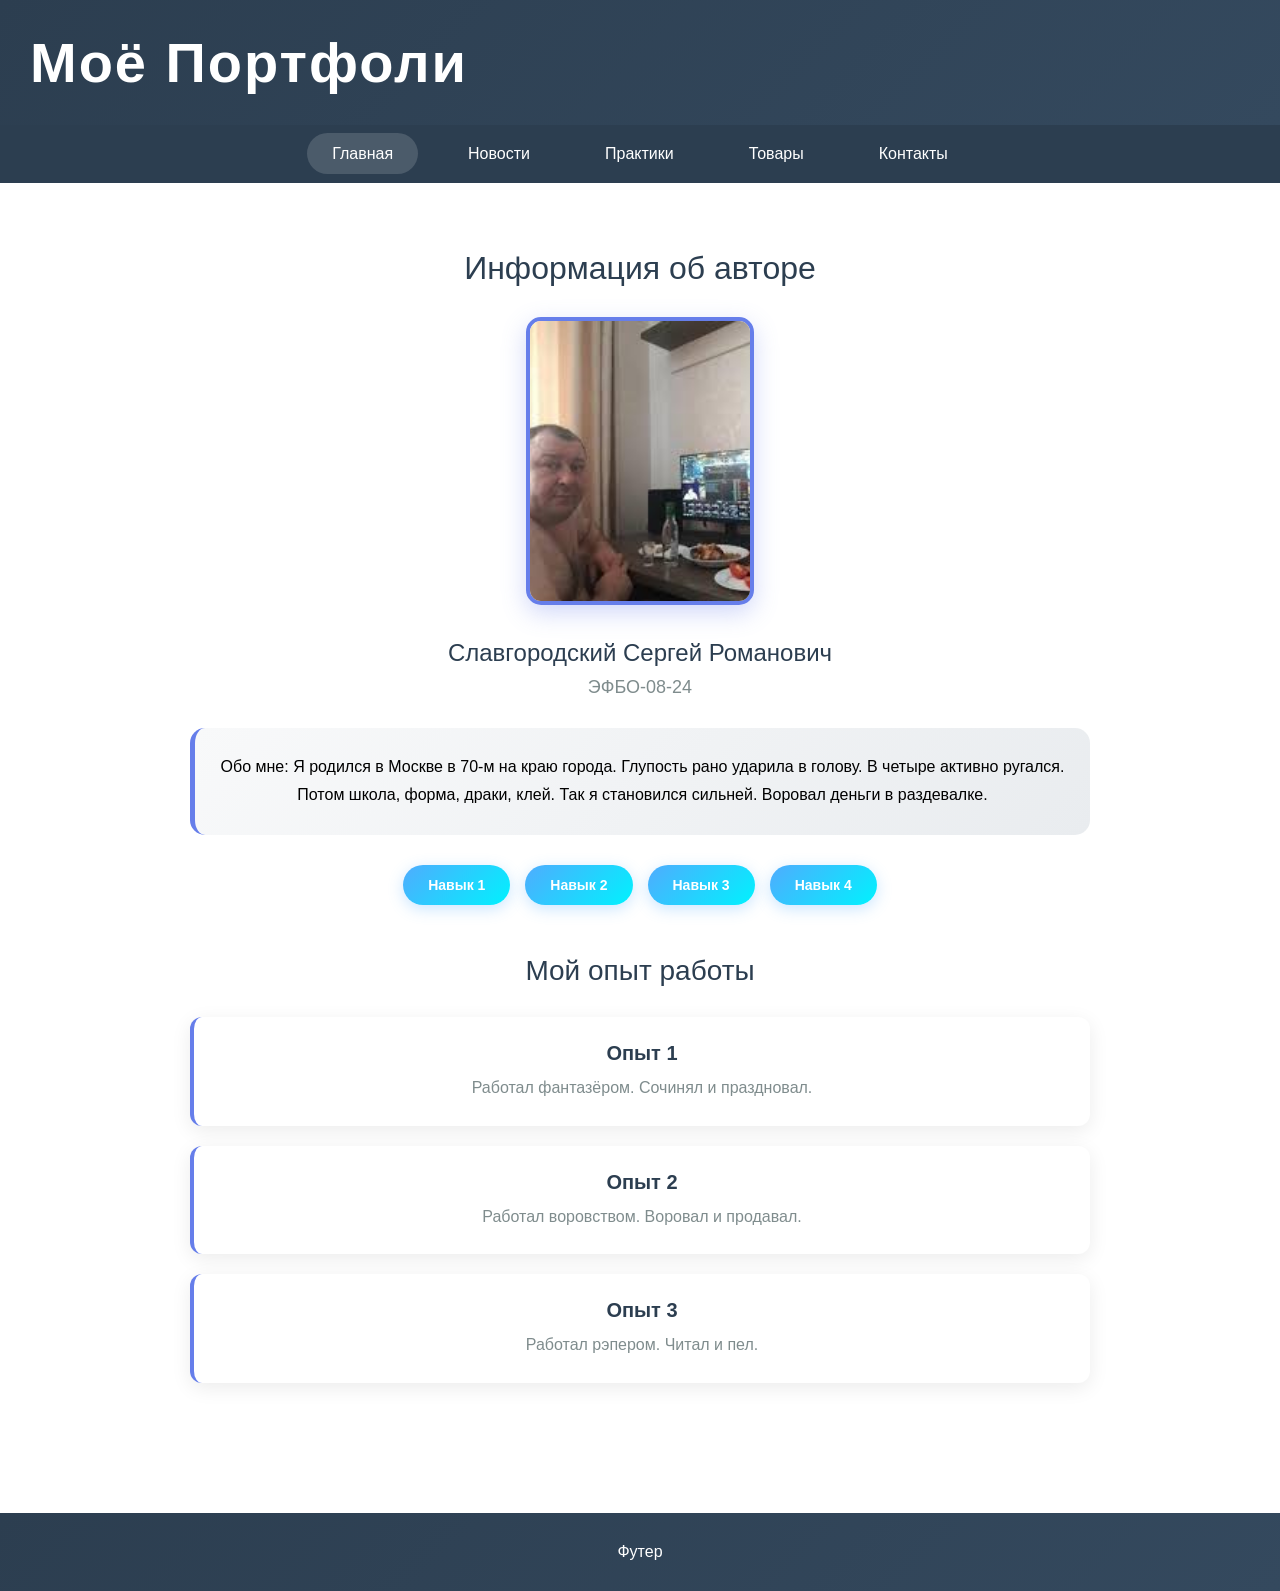
<file: index_v1.html>
<!DOCTYPE html>
<html lang="ru">

<head>
    <meta charset="UTF-8">
    <meta name="viewport" content="width=device-width, initial-scale=1.0">
    <title>Семестровая работа</title>
    <link rel="stylesheet" href="style/style.css">
</head>

<body>
    <div class="page">
        <header class="header">
            <h1 class="header__title">Моё Портфоли</h1>
        </header>
        <nav class="nav">
            <ul class="nav__list">
                <li class="nav__item">
                    <a class="nav__link nav__link--active" href="index_v1.html">Главная</a>
                </li>
                <li class="nav__item">
                    <a class="nav__link" href="pages/news_v1.html">Новости</a>
                </li>
                <li class="nav__item">
                    <a class="nav__link" href="pages/practices_v1.html">Практики</a>
                </li>
                <li class="nav__item">
                    <a class="nav__link" href="pages/goods_v1.html">Товары</a>
                </li>
                <li class="nav__item">
                    <a class="nav__link" href="pages/contacts_v1.html">Контакты</a>
                </li>
            </ul>
        </nav>
        <main class="content">
            <section class="profile">
                <header class="profile__header">
                    <h1 class="profile__title">Информация об авторе</h1>
                    <img class="profile__photo" src="images/photo.jpeg" alt="Фото автора">
                    <h2 class="profile__name">Славгородский Сергей Романович</h2>
                    <p class="profile__group">ЭФБО-08-24</p>
                </header>
                <div class="profile__about">
                    <p class="profile__text">Обо мне: Я родился в Москве в 70-м на краю города. Глупость
                        рано ударила в голову. В четыре активно ругался.
                        Потом школа, форма, драки, клей. Так я становился сильней.
                        Воровал деньги в раздевалке.</p>
                </div>
                <div class="skills">
                    <div class="skills__tag">Навык 1</div>
                    <div class="skills__tag">Навык 2</div>
                    <div class="skills__tag">Навык 3</div>
                    <div class="skills__tag">Навык 4</div>
                </div>
                <section class="experience">
                    <h2 class="experience__title">Мой опыт работы</h2>
                    <div class="experience__card">
                        <h3 class="experience__card-title">Опыт 1</h3>
                        <p class="experience__card-desc">Работал фантазёром. Сочинял и праздновал.</p>
                    </div>
                    <div class="experience__card">
                        <h3 class="experience__card-title">Опыт 2</h3>
                        <p class="experience__card-desc">Работал воровством. Воровал и продавал.</p>
                    </div>
                    <div class="experience__card">
                        <h3 class="experience__card-title">Опыт 3</h3>
                        <p class="experience__card-desc">Работал рэпером. Читал и пел.</p>
                    </div>
                </section>
            </section>
        </main>
        <footer class="footer">
            <p class="footer__text">Футер</p>
        </footer>
    </div>
</body>

</html>
</file>
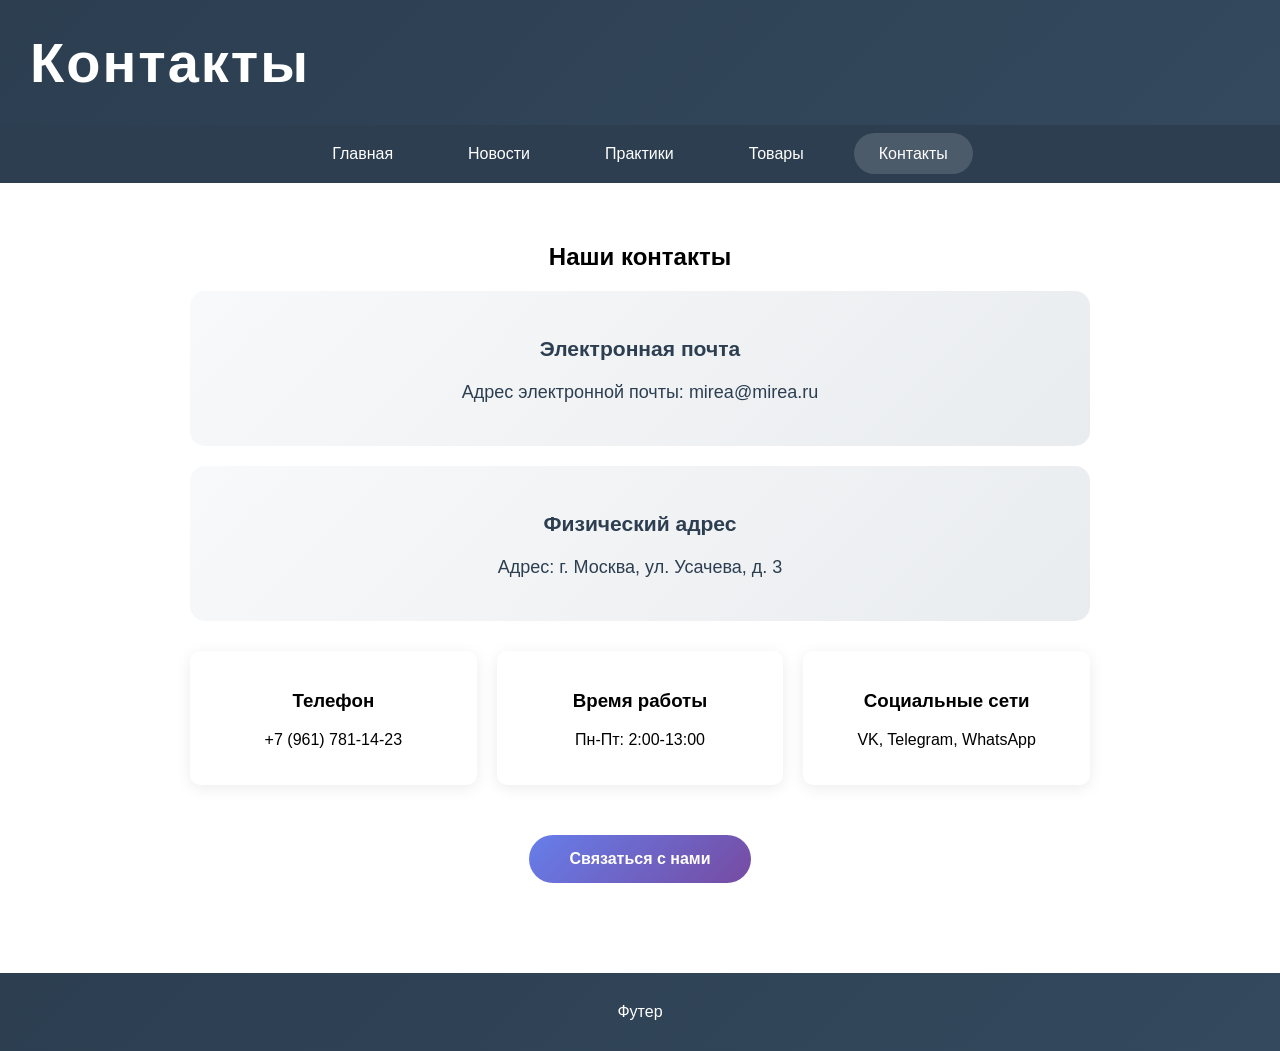
<file: .archive/contacts_v1.html>
<!DOCTYPE html>
<html lang="ru">
<head>
    <meta charset="UTF-8">
    <meta name="viewport" content="width=device-width, initial-scale=1.0">
    <title>Контакты</title>
    <link rel="stylesheet" href="../style/style.css">
</head>
<body>
    <div class="page">
        <header class="header">
            <h1 class="header__title">Контакты</h1>
        </header>

        <nav class="nav">
            <ul class="nav__list">
                <li class="nav__item"><a class="nav__link" href="../index.html">Главная</a></li>
                <li class="nav__item"><a class="nav__link" href="news.html">Новости</a></li>
                <li class="nav__item"><a class="nav__link" href="practices.html">Практики</a></li>
                <li class="nav__item"><a class="nav__link" href="goods.html">Товары</a></li>
                <li class="nav__item"><a class="nav__link nav__link--active" href="contacts.html">Контакты</a></li>
            </ul>
        </nav>

        <main class="content">
            <section class="contacts">
                <h2 class="contacts__title">Наши контакты</h2>
                
                <article class="contacts__info">
                    <h3 class="contacts__info-title">Электронная почта</h3>
                    <p class="contacts__info-text">Адрес электронной почты: mirea@mirea.ru</p>
                </article>
                
                <article class="contacts__info">
                    <h3 class="contacts__info-title">Физический адрес</h3>
                    <p class="contacts__info-text">Адрес: г. Москва, ул. Усачева, д. 3</p>
                </article>

                <div class="contacts__grid">
                    <div class="contacts__item">
                        <h3 class="contacts__item-title">Телефон</h3>
                        <p class="contacts__item-text">+7 (961) 781-14-23</p>
                    </div>
                    <div class="contacts__item">
                        <h3 class="contacts__item-title">Время работы</h3>
                        <p class="contacts__item-text">Пн-Пт: 2:00-13:00</p>
                    </div>
                    <div class="contacts__item">
                        <h3 class="contacts__item-title">Социальные сети</h3>
                        <p class="contacts__item-text">VK, Telegram, WhatsApp</p>
                    </div>
                </div>

                <button class="contacts__button" onclick="document.getElementById('contactModal').showModal()">Связаться с нами</button>
            </section>
        </main>

        <footer class="footer">
            <p class="footer__text">Футер</p>
        </footer>

        <dialog id="contactModal" class="modal">
            <div class="modal__header">
                <h2>Форма обратной связи</h2>
            </div>
            
            <div class="modal__content">
                <form id="feedbackForm" method="dialog">
                    <div class="form__group">
                        <label for="name" class="form__label">Имя <span class="form__required">*</span></label>
                        <input type="text" id="name" name="name" required class="form__input" placeholder="Введите ваше имя">
                    </div>

                    <div class="form__group">
                        <label for="phone" class="form__label">Телефон <span class="form__required">*</span></label>
                        <input type="tel" id="phone" name="phone" required class="form__input" placeholder="+7 (XXX) XXX-XX-XX">
                    </div>

                    <div class="form__group">
                        <label for="email" class="form__label">Электронная почта <span class="form__required">*</span></label>
                        <input type="email" id="email" name="email" required class="form__input" placeholder="example@mail.ru">
                    </div>

                    <div class="form__group">
                        <label for="category" class="form__label">Категория обращения <span class="form__required">*</span></label>
                        <select id="category" name="category" required class="form__select">
                            <option value="" selected>Выберите категорию</option>
                            <option value="technical">Техническая поддержка</option>
                            <option value="commercial">Коммерческое предложение</option>
                            <option value="cooperation">Сотрудничество</option>
                            <option value="complaint">Жалоба</option>
                            <option value="suggestion">Предложение</option>
                            <option value="other">Другое</option>
                        </select>
                    </div>

                    <div class="form__group">
                        <label for="message" class="form__label">Текст обращения <span class="form__required">*</span></label>
                        <textarea id="message" name="message" required class="form__textarea" placeholder="Опишите вашу проблему или вопрос..."></textarea>
                    </div>

                    <div class="modal__actions">
                        <button type="button" class="btn btn--secondary" onclick="document.getElementById('contactModal').close()">Отмена</button>
                        <button type="submit" class="btn btn--primary">Отправить</button>
                    </div>
                </form>
            </div>
        </dialog>
    </div>
</body>
</html>
</file>
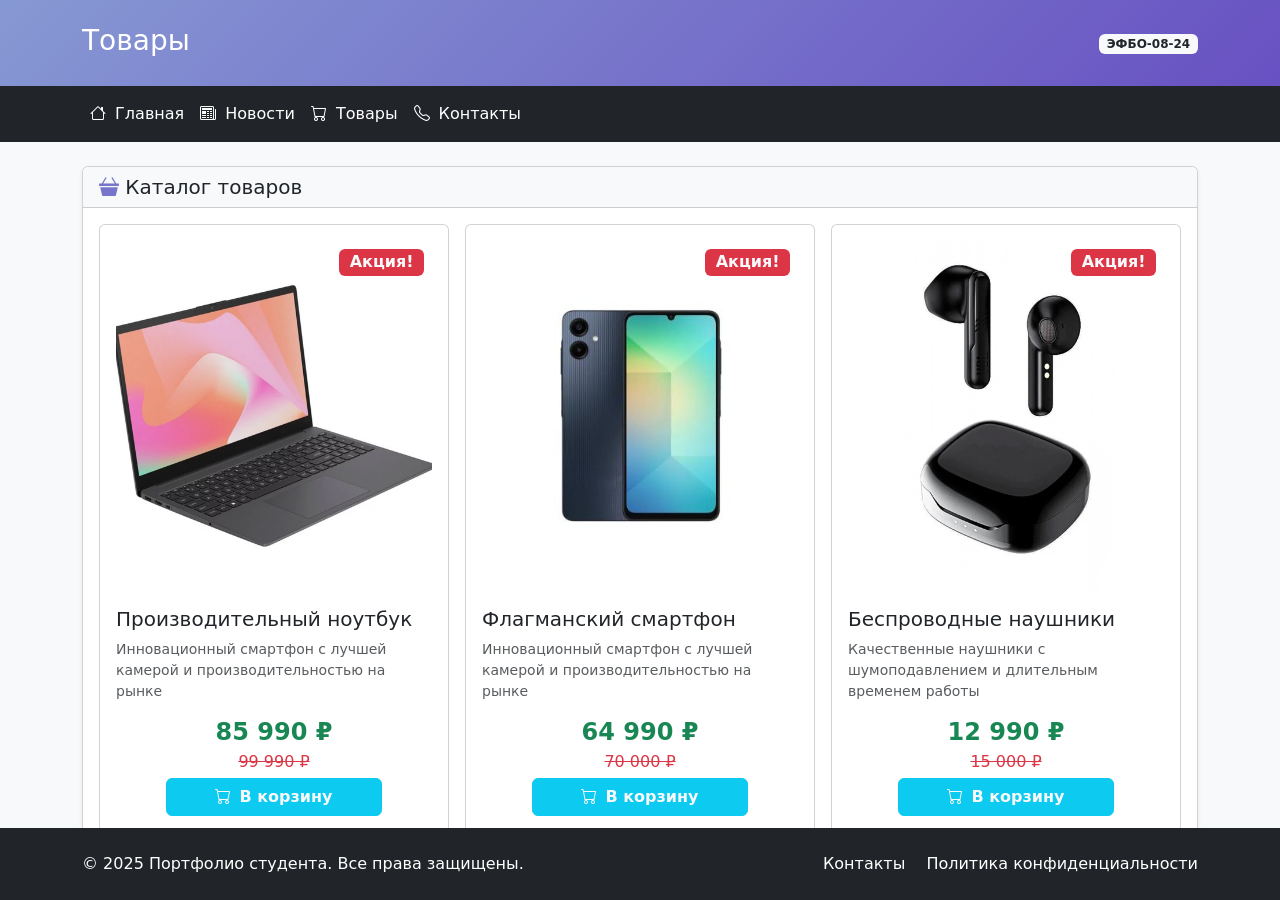
<file: .archive/goods.html>
<!doctype html>
<html lang="en">
  <head>
    <meta charset="utf-8">
    <meta name="viewport" content="width=device-width, initial-scale=1">
    <link rel="stylesheet" href="https://cdn.jsdelivr.net/npm/bootstrap-icons@1.11.1/font/bootstrap-icons.css">
    <link href="https://cdn.jsdelivr.net/npm/bootstrap@5.3.8/dist/css/bootstrap.min.css" rel="stylesheet" integrity="sha384-sRIl4kxILFvY47J16cr9ZwB07vP4J8+LH7qKQnuqkuIAvNWLzeN8tE5YBujZqJLB" crossorigin="anonymous">
    <script src="https://cdn.jsdelivr.net/npm/bootstrap@5.3.8/dist/js/bootstrap.bundle.min.js" integrity="sha384-FKyoEForCGlyvwx9Hj09JcYn3nv7wiPVlz7YYwJrWVcXK/BmnVDxM+D2scQbITxI" crossorigin="anonymous"></script>
    <title>Товары</title>
  </head>
  <body class="bg-light">
    <div class="container-fluid p-0">
      <header class="text-white py-4" style="background: linear-gradient(135deg, #8698d3, #6851c2);">
        <div class="container">
          <div class="row align-items-center">
            <div class="col">
              <h1 class="h3 mb-1">Товары</h1>
            </div>
            <div class="col-auto">
              <span class="badge bg-light text-dark">ЭФБО-08-24</span>
            </div>
          </div>
        </div>
      </header>

      <!-- Navbar Content -->
      <nav class="navbar navbar-expand-lg navbar-dark bg-dark">
        <div class="container">
          <button class="navbar-toggler" type="button" data-bs-toggle="collapse" data-bs-target="#navbarNav">
            <span class="navbar-toggler-icon"></span>
          </button>
          <div class="collapse navbar-collapse" id="navbarNav">
            <ul class="navbar-nav">
              <li class="nav-item">
                <a class="nav-link active" href="../index.html">
                  <i class="bi bi-house me-1"></i>
                  Главная
                </a>
              </li>
              <li class="nav-item">
                <a class="nav-link active" href="news.html">
                  <i class="bi bi-newspaper me-1"></i>
                  Новости
                </a>
              </li>
              <li class="nav-item">
                <a class="nav-link active" href="goods.html">
                  <i class="bi bi-cart me-1"></i>
                  Товары
                </a>
              </li>
              <li class="nav-item">
                <a class="nav-link active" href="contacts.html">
                  <i class="bi bi-telephone me-1"></i>
                  Контакты
                </a>
              </li>
            </ul>
          </div>
        </div>
      </nav>

      <!-- Goods Content -->
      <main class="container my-4">
        
        <!-- Goods Section -->
        <section class="mb-5">
            <div class="card shadow-sm">
                <div class="card-header bg-light">
                    <h3 class="card-title h5 mb-0">
                        <i class="bi bi-basket3-fill" style="color: #7775cb"></i>
                        Каталог товаров
                    </h3>
                </div>
                <div class="card-body">
                    <div class="row g-3">
                        <div class="col-md-4">
                            <div class="card h-100 p-3">
                                <img src="../images/goods1.jpeg" class="card-img" alt="ноутбук" style="height: 350px; object-fit: cover;">
                                <span class="badge bg-danger text-light position-absolute top-0 end-0 m-4 fs-6">Акция!</span>
                                <div class="card-body p-0 pt-3">
                                  <h5 class="card-title">Производительный ноутбук</h5>
                                    <p class="card-text small text-muted">
                                        Инновационный смартфон с лучшей камерой и производительностью на рынке
                                    </p>
                                    <div class="text-center">
                                        <p class="text-success text m-0 h4"><b>85 990 ₽</b></p>
                                        <p class="text-danger text m-1"><s>99 990 ₽</s></p>
                                        <button class="btn btn-info ps-5 pe-5 text-light">
                                            <b><i class="bi bi-cart me-2"></i>В корзину</b>
                                        </button>
                                    </div>
                                </div>
                            </div>
                        </div>
                        <div class="col-md-4">
                            <div class="card h-100 p-3">
                                <img src="../images/goods2.jpeg" class="card-img" alt="ноутбук" style="height: 350px; object-fit: cover;">
                                <span class="badge bg-danger text-light  position-absolute top-0 end-0 m-4 fs-6">Акция!</span>
                                <div class="card-body p-0 pt-3">
                                    <h5 class="card-title">Флагманский смартфон</h5>
                                    <p class="card-text small text-muted">
                                        Инновационный смартфон с лучшей камерой и производительностью на рынке
                                    </p>
                                    <div class="text-center">
                                        <p class="text-success text m-0 h4"><b>64 990 ₽</b></p>
                                        <p class="text-danger text m-1"><s>70 000 ₽</s></p>
                                        <button class="btn btn-info ps-5 pe-5 text-light">
                                            <b><i class="bi bi-cart me-2"></i>В корзину</b>
                                        </button>
                                    </div>
                                </div>
                            </div>
                        </div>
                        <div class="col-md-4">
                            <div class="card h-100 p-3">
                                <img src="../images/goods3.jpeg" class="card-img" alt="смартфон" style="height: 350px; object-fit: cover;">
                                <span class="badge bg-danger text-light  position-absolute top-0 end-0 m-4 fs-6">Акция!</span>
                                <div class="card-body p-0 pt-3">
                                    <h5 class="card-title">Беспроводные наушники</h5>
                                    <p class="card-text small text-muted">
                                        Качественные наушники с шумоподавлением и длительным временем работы
                                    </p>
                                    <div class="text-center">
                                        <p class="text-success text m-0 h4"><b>12 990 ₽</b></p>
                                        <p class="text-danger text m-1"><s>15 000 ₽</s></p>
                                        <button class="btn btn-info ps-5 pe-5 text-light">
                                            <b><i class="bi bi-cart me-2"></i>В корзину</b>
                                        </button>
                                    </div>
                                </div>
                            </div>
                        </div>
                    </div>
                </div>
            </div>
        </section>
        </main>

        <!-- Footer -->
        <footer class="bg-dark text-white py-4 mt-5 fixed-bottom">
            <div class="container">
                <div class="row align-items-center">
                    <div class="col-md-6">
                        <p class="mb-0">&copy; 2025 Портфолио студента. Все права защищены.</p>
                    </div>
                    <div class="col-md-6 text-md-end">
                        <a href="pages/contacts.html" class="text-white text-decoration-none me-3">Контакты</a>
                        <a href="#" class="text-white text-decoration-none">Политика конфиденциальности</a>
                    </div>
                </div>
            </div>
        </footer>
    </div>
  </body>
</html>
</file>
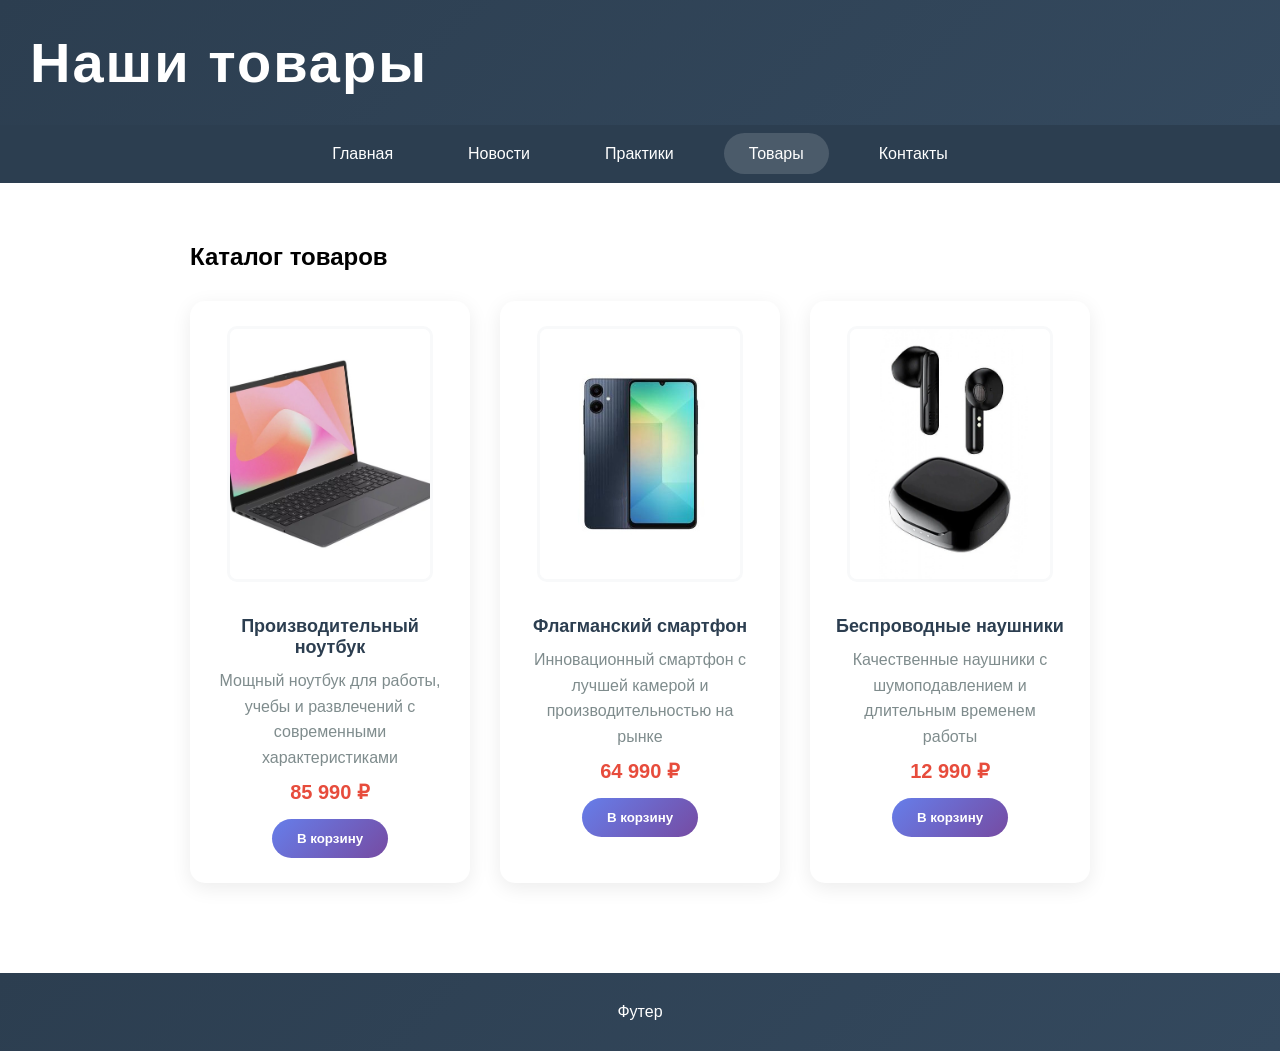
<file: .archive/goods_v1.html>
<!DOCTYPE html>
<html lang="ru">
<head>
    <meta charset="UTF-8">
    <meta name="viewport" content="width=device-width, initial-scale=1.0">
    <title>Товары</title>
    <link rel="stylesheet" href="../style/style.css">
</head>
<body>
    <div class="page">
        <header class="header">
            <h1 class="header__title">Наши товары</h1>
        </header>
        <nav class="nav">
            <ul class="nav__list">
                <li class="nav__item"><a class="nav__link" href="../index_v1.html">Главная</a></li>
                <li class="nav__item"><a class="nav__link" href="news_v1.html">Новости</a></li>
                <li class="nav__item"><a class="nav__link" href="practices_v1.html">Практики</a></li>
                <li class="nav__item"><a class="nav__link nav__link--active" href="goods_v1.html">Товары</a></li>
                <li class="nav__item"><a class="nav__link" href="contacts_v1.html">Контакты</a></li>
            </ul>
        </nav>
        <main class="content">
            <section class="products-section">
                <h2 class="products-section__title">Каталог товаров</h2>
                <div class="products">
                    <article class="products__card">
                        <div class="products__image-container">
                            <img class="products__image" src="../images/goods1.jpeg" alt="Производительный ноутбук">
                        </div>
                        <div class="products__info">
                            <h3 class="products__name">Производительный ноутбук</h3>
                            <p class="products__description">Мощный ноутбук для работы, учебы и развлечений с современными характеристиками</p>
                            <p class="products__price">85 990 ₽</p>
                            <button class="products__button">В корзину</button>
                        </div>
                    </article>
                    
                    <article class="products__card">
                        <div class="products__image-container">
                            <img class="products__image" src="../images/goods2.jpeg" alt="Флагманский смартфон">
                        </div>
                        <div class="products__info">
                            <h3 class="products__name">Флагманский смартфон</h3>
                            <p class="products__description">Инновационный смартфон с лучшей камерой и производительностью на рынке</p>
                            <p class="products__price">64 990 ₽</p>
                            <button class="products__button">В корзину</button>
                        </div>
                    </article>

                    <article class="products__card">
                        <div class="products__image-container">
                            <img class="products__image" src="../images/goods3.jpeg" alt="Беспроводные наушники">
                        </div>
                        <div class="products__info">
                            <h3 class="products__name">Беспроводные наушники</h3>
                            <p class="products__description">Качественные наушники с шумоподавлением и длительным временем работы</p>
                            <p class="products__price">12 990 ₽</p>
                            <button class="products__button">В корзину</button>
                        </div>
                    </article>
                </div>
            </section>
        </main>
        <footer class="footer">
            <p class="footer__text">Футер</p>
        </footer>    
    </div>
</body>
</html>
</file>
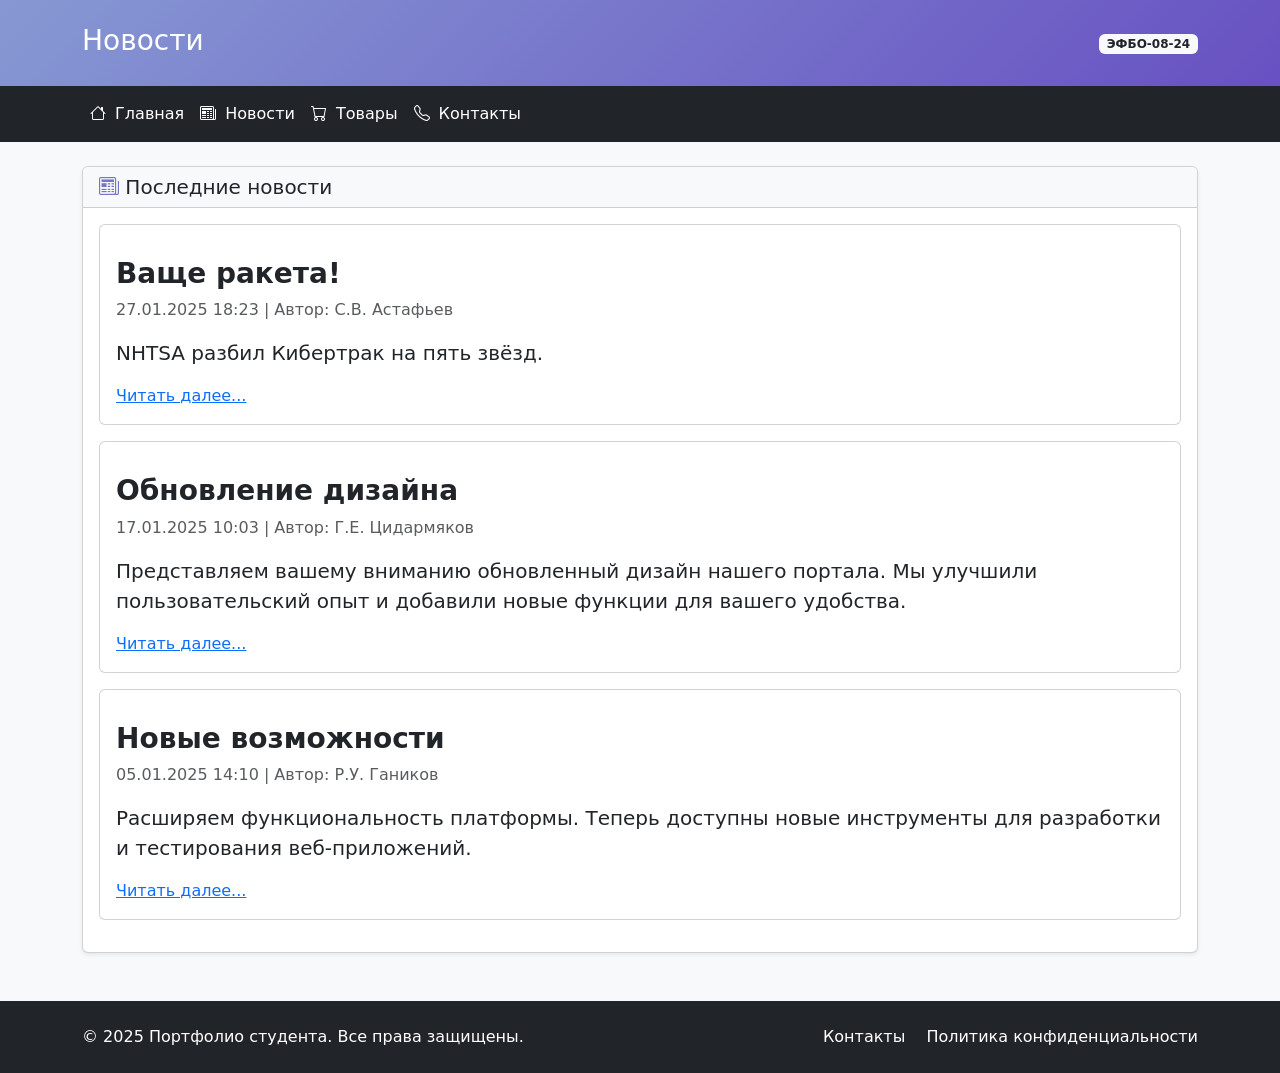
<file: .archive/news.html>
<!doctype html>
<html lang="en">
  <head>
    <meta charset="utf-8">
    <meta name="viewport" content="width=device-width, initial-scale=1">
    <link rel="stylesheet" href="https://cdn.jsdelivr.net/npm/bootstrap-icons@1.11.1/font/bootstrap-icons.css">
    <link href="https://cdn.jsdelivr.net/npm/bootstrap@5.3.8/dist/css/bootstrap.min.css" rel="stylesheet" integrity="sha384-sRIl4kxILFvY47J16cr9ZwB07vP4J8+LH7qKQnuqkuIAvNWLzeN8tE5YBujZqJLB" crossorigin="anonymous">
    <script src="https://cdn.jsdelivr.net/npm/bootstrap@5.3.8/dist/js/bootstrap.bundle.min.js" integrity="sha384-FKyoEForCGlyvwx9Hj09JcYn3nv7wiPVlz7YYwJrWVcXK/BmnVDxM+D2scQbITxI" crossorigin="anonymous"></script>
    <title>Новости</title>
  </head>
  <body class="bg-light">
    <div class="container-fluid p-0">
      <header class="text-white py-4" style="background: linear-gradient(135deg, #8698d3, #6851c2);">
        <div class="container">
          <div class="row align-items-center">
            <div class="col">
              <h1 class="h3 mb-1">Новости</h1>
            </div>
            <div class="col-auto">
              <span class="badge bg-light text-dark">ЭФБО-08-24</span>
            </div>
          </div>
        </div>
      </header>

      <!-- Navbar Content -->
      <nav class="navbar navbar-expand-lg navbar-dark bg-dark">
        <div class="container">
          <button class="navbar-toggler" type="button" data-bs-toggle="collapse" data-bs-target="#navbarNav">
            <span class="navbar-toggler-icon"></span>
          </button>
          <div class="collapse navbar-collapse" id="navbarNav">
            <ul class="navbar-nav">
              <li class="nav-item">
                <a class="nav-link active" href="../index.html">
                  <i class="bi bi-house me-1"></i>
                  Главная
                </a>
              </li>
              <li class="nav-item">
                <a class="nav-link active" href="news.html">
                  <i class="bi bi-newspaper me-1"></i>
                  Новости
                </a>
              </li>
              <li class="nav-item">
                <a class="nav-link active" href="goods.html">
                  <i class="bi bi-cart me-1"></i>
                  Товары
                </a>
              </li>
              <li class="nav-item">
                <a class="nav-link active" href="contacts.html">
                  <i class="bi bi-telephone me-1"></i>
                  Контакты
                </a>
              </li>
            </ul>
          </div>
        </div>
      </nav>

      <!-- Goods Content -->
      <main class="container my-4">
        
        <!-- Goods Section -->
        <section class="mb-5">
            <div class="card shadow-sm">
                <div class="card-header bg-light">
                    <h3 class="card-title h5 mb-0">
                        <i class="bi bi-newspaper" style="color: #7775cb"></i>
                        Последние новости
                    </h3>
                </div>
                <div class="card-body">
                    <div class="col g-3">
                        <div class="card h-100 p-3 mb-3">
                            <div class="card-body p-0 pt-3">
                              <h5 class="card-title h3"><b>Ваще ракета!</b></h5>
                                <p class="card-text small text-muted fs-6 mb-3">27.01.2025 18:23 | Автор: С.В. Астафьев</p>
                                <p class="card-text fs-5">NHTSA разбил Кибертрак на пять звёзд.</p>
                                <a href="">Читать далее...</a>
                            </div>
                        </div>
                        <div class="card h-100 p-3 mb-3">
                            <div class="card-body p-0 pt-3">
                              <h5 class="card-title h3"><b>Обновление дизайна</b></h5>
                                <p class="card-text small text-muted fs-6 mb-3">17.01.2025 10:03 | Автор: Г.Е. Цидармяков</p>
                                <p class="card-text fs-5">Представляем вашему вниманию обновленный дизайн нашего портала. Мы улучшили пользовательский опыт и добавили новые функции для вашего удобства.</p>
                                <a href="">Читать далее...</a>
                            </div>
                        </div>
                        <div class="card h-100 p-3 mb-3">
                            <div class="card-body p-0 pt-3">
                              <h5 class="card-title h3"><b>Новые возможности</b></h5>
                                <p class="card-text small text-muted fs-6 mb-3">05.01.2025 14:10 | Автор: Р.У. Гаников</p>
                                <p class="card-text fs-5">Расширяем функциональность платформы. Теперь доступны новые инструменты для разработки и тестирования веб-приложений.</p>
                                <a href="">Читать далее...</a>
                            </div>
                        </div>
                        
                   
                        
                    </div>
                </div>
            </div>
        </section>
        </main>

        <!-- Footer -->
        <footer class="bg-dark text-white py-4 mt-5">
            <div class="container">
                <div class="row align-items-center">
                    <div class="col-md-6">
                        <p class="mb-0">&copy; 2025 Портфолио студента. Все права защищены.</p>
                    </div>
                    <div class="col-md-6 text-md-end">
                        <a href="pages/contacts.html" class="text-white text-decoration-none me-3">Контакты</a>
                        <a href="#" class="text-white text-decoration-none">Политика конфиденциальности</a>
                    </div>
                </div>
            </div>
        </footer>
    </div>
  </body>
</html>
</file>
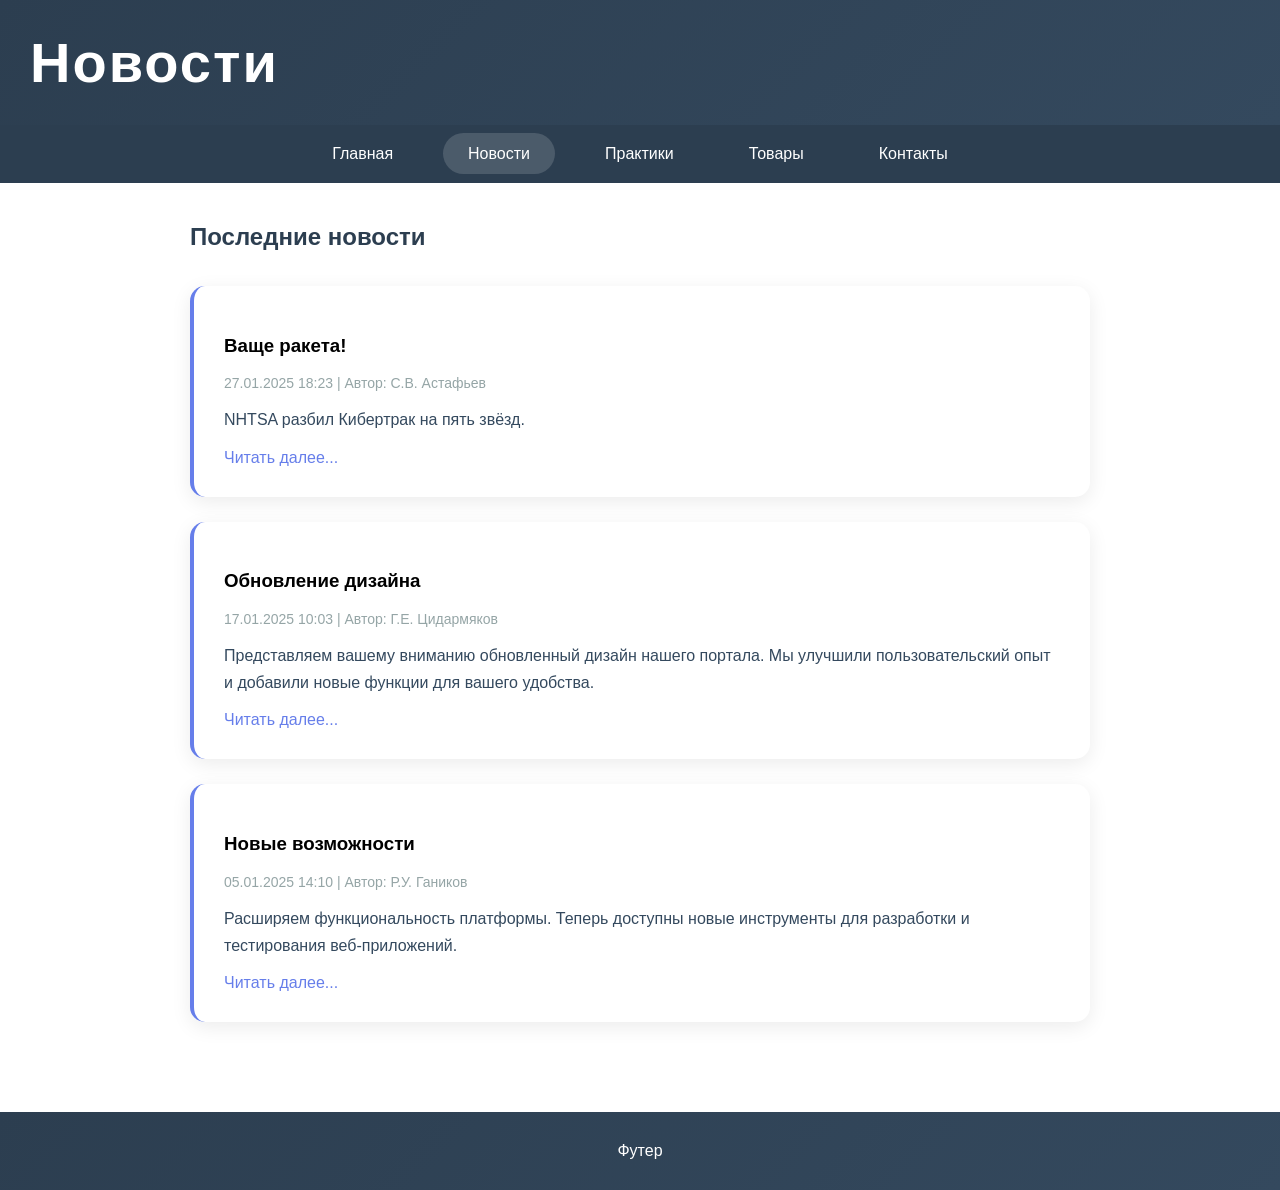
<file: .archive/news_v1.html>
<!DOCTYPE html>
<html lang="ru">
<head>
    <meta charset="UTF-8">
    <meta name="viewport" content="width=device-width, initial-scale=1.0">
    <title>Новости</title>
    <link rel="stylesheet" href="../style/style.css">
</head>
<body>
    <div class="page">
        <header class="header">
            <h1 class="header__title">Новости</h1>
        </header>

        <nav class="nav">
            <ul class="nav__list">
                <li class="nav__item"><a class="nav__link" href="../index_v1.html">Главная</a></li>
                <li class="nav__item"><a class="nav__link nav__link--active" href="news_v1.html">Новости</a></li>
                <li class="nav__item"><a class="nav__link" href="practices_v1.html">Практики</a></li>
                <li class="nav__item"><a class="nav__link" href="goods_v1.html">Товары</a></li>
                <li class="nav__item"><a class="nav__link" href="contacts_v1.html">Контакты</a></li>
            </ul>
        </nav>

        <main class="content">
            <section class="news">
                <h2 class="news__title">Последние новости</h2>
                <article class="news__card">
                    <header class="news__header">
                        <h3 class="news__card-title">Ваще ракета!</h3>
                        <p class="news__meta">27.01.2025 18:23 | Автор: С.В. Астафьев</p>
                    </header>
                    <div class="news__content">
                        <p class="news__text">NHTSA разбил Кибертрак на пять звёзд.</p>
                        <a href="#" class="news__link">Читать далее...</a>
                    </div>
                </article>
                <article class="news__card">
                    <header class="news__header">
                        <h3 class="news__card-title">Обновление дизайна</h3>
                        <p class="news__meta">17.01.2025 10:03 | Автор: Г.Е. Цидармяков</p>
                    </header>
                    <div class="news__content">
                        <p class="news__text">Представляем вашему вниманию обновленный дизайн нашего портала. Мы 
улучшили пользовательский опыт и добавили новые функции для вашего 
удобства.</p>
                        <a href="#" class="news__link">Читать далее...</a>
                    </div>
                </article>
                <article class="news__card">
                    <header class="news__header">
                        <h3 class="news__card-title">Новые возможности</h3>
                        <p class="news__meta">05.01.2025 14:10 | Автор: Р.У. Гаников</p>
                    </header>
                    <div class="news__content">
                        <p class="news__text">Расширяем функциональность платформы. Теперь доступны новые инструменты 
для разработки и тестирования веб-приложений.</p>
                        <a href="#" class="news__link">Читать далее...</a>
                    </div>
                </article>
            </section>
        </main>
        <footer class="footer">
            <p class="footer__text">Футер</p>
        </footer>    
    </div>
</body>
</html>
</file>
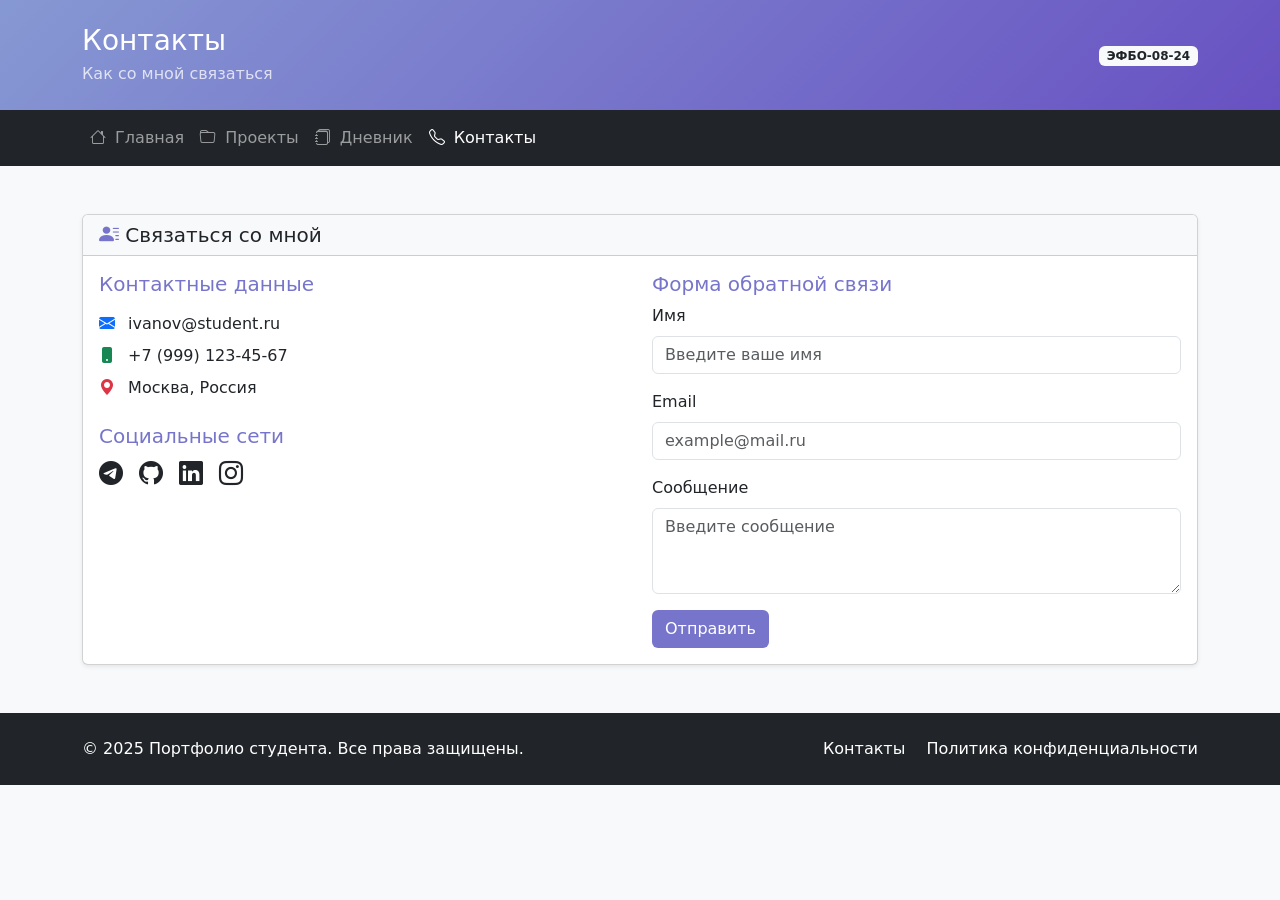
<file: pages/contacts.html>
<!doctype html>
<html lang="ru">
  <head>
    <meta charset="utf-8">
    <meta name="viewport" content="width=device-width, initial-scale=1">
    <link rel="stylesheet" href="https://cdn.jsdelivr.net/npm/bootstrap-icons@1.11.1/font/bootstrap-icons.css">
    <link href="https://cdn.jsdelivr.net/npm/bootstrap@5.3.8/dist/css/bootstrap.min.css" rel="stylesheet">
    <script src="https://cdn.jsdelivr.net/npm/bootstrap@5.3.8/dist/js/bootstrap.bundle.min.js"></script>
    <title>Контакты</title>
  </head>
  <body class="bg-light">
    <div class="container-fluid p-0">
      <!-- Header -->
      <header class="text-white py-4" style="background: linear-gradient(135deg, #8698d3, #6851c2);">
        <div class="container">
          <div class="row align-items-center">
            <div class="col">
              <h1 class="h3 mb-1">Контакты</h1>
              <p class="mb-0 opacity-75">Как со мной связаться</p>
            </div>
            <div class="col-auto">
              <span class="badge bg-light text-dark">ЭФБО-08-24</span>
            </div>
          </div>
        </div>
      </header>

      <!-- Navbar -->
      <nav class="navbar navbar-expand-lg navbar-dark bg-dark">
        <div class="container">
          <button class="navbar-toggler" type="button" data-bs-toggle="collapse" data-bs-target="#navbarNav">
            <span class="navbar-toggler-icon"></span>
          </button>
          <div class="collapse navbar-collapse" id="navbarNav">
            <ul class="navbar-nav">
              <li class="nav-item">
                <a class="nav-link" href="../index.html">
                  <i class="bi bi-house me-1"></i>
                  Главная
                </a>
              </li>
              <li class="nav-item">
                <a class="nav-link" href="projects.html">
                  <i class="bi bi-folder me-1"></i>
                  Проекты
                </a>
              </li>
              <li class="nav-item">
                <a class="nav-link" href="dairy.html">
                  <i class="bi bi-journals me-1"></i>
                  Дневник
                </a>
              </li>
              <li class="nav-item">
                <a class="nav-link active" href="contacts.html">
                  <i class="bi bi-telephone me-1"></i>
                  Контакты
                </a>
              </li>
            </ul>
          </div>
        </div>
      </nav>

      <!-- Main Content -->
      <main class="container my-5">
        <section class="mb-5">
          <div class="card shadow-sm">
            <div class="card-header bg-light">
              <h3 class="card-title h5 mb-0">
                <i class="bi bi-person-lines-fill" style="color: #7775cb"></i>
                Связаться со мной
              </h3>
            </div>
            <div class="card-body">
              <div class="row g-4">
                <!-- Контактная информация -->
                <div class="col-md-6">
                  <h5 style="color: #7775cb">Контактные данные</h5>
                  <ul class="list-unstyled mt-3">
                    <li class="mb-2">
                      <i class="bi bi-envelope-fill me-2 text-primary"></i>
                      <a href="mailto:ivanov@student.ru" class="text-decoration-none text-dark">ivanov@student.ru</a>
                    </li>
                    <li class="mb-2">
                      <i class="bi bi-phone-fill me-2 text-success"></i>
                      <a href="tel:+79991234567" class="text-decoration-none text-dark">+7 (999) 123-45-67</a>
                    </li>
                    <li class="mb-2">
                      <i class="bi bi-geo-alt-fill me-2 text-danger"></i>
                      Москва, Россия
                    </li>
                  </ul>
                  <h5 class="mt-4" style="color: #7775cb">Социальные сети</h5>
                  <div class="d-flex gap-3 mt-2">
                    <a href="#" class="text-dark fs-4"><i class="bi bi-telegram"></i></a>
                    <a href="https://github.com/ceziy01" class="text-dark fs-4"><i class="bi bi-github"></i></a>
                    <a href="#" class="text-dark fs-4"><i class="bi bi-linkedin"></i></a>
                    <a href="#" class="text-dark fs-4"><i class="bi bi-instagram"></i></a>
                  </div>
                </div>

                <!-- Форма обратной связи -->
                <div class="col-md-6">
                  <h5 style="color: #7775cb">Форма обратной связи</h5>
                  <form>
                    <div class="mb-3">
                      <label class="form-label">Имя</label>
                      <input type="text" class="form-control" placeholder="Введите ваше имя" required>
                    </div>
                    <div class="mb-3">
                      <label class="form-label">Email</label>
                      <input type="email" class="form-control" placeholder="example@mail.ru" required>
                    </div>
                    <div class="mb-3">
                      <label class="form-label">Сообщение</label>
                      <textarea class="form-control" rows="3" placeholder="Введите сообщение" required></textarea>
                    </div>
                    <button type="submit" class="btn text-white" style="background: #7775cb;">Отправить</button>
                  </form>
                </div>
              </div>
            </div>
          </div>
        </section>
      </main>

      <!-- Footer -->
      <footer class="bg-dark text-white py-4 mt-5">
        <div class="container">
          <div class="row align-items-center">
            <div class="col-md-6">
              <p class="mb-0">&copy; 2025 Портфолио студента. Все права защищены.</p>
            </div>
            <div class="col-md-6 text-md-end">
              <a href="contacts.html" class="text-white text-decoration-none me-3">Контакты</a>
              <a href="#" class="text-white text-decoration-none">Политика конфиденциальности</a>
            </div>
          </div>
        </div>
      </footer>
    </div>
  </body>
</html>
</file>
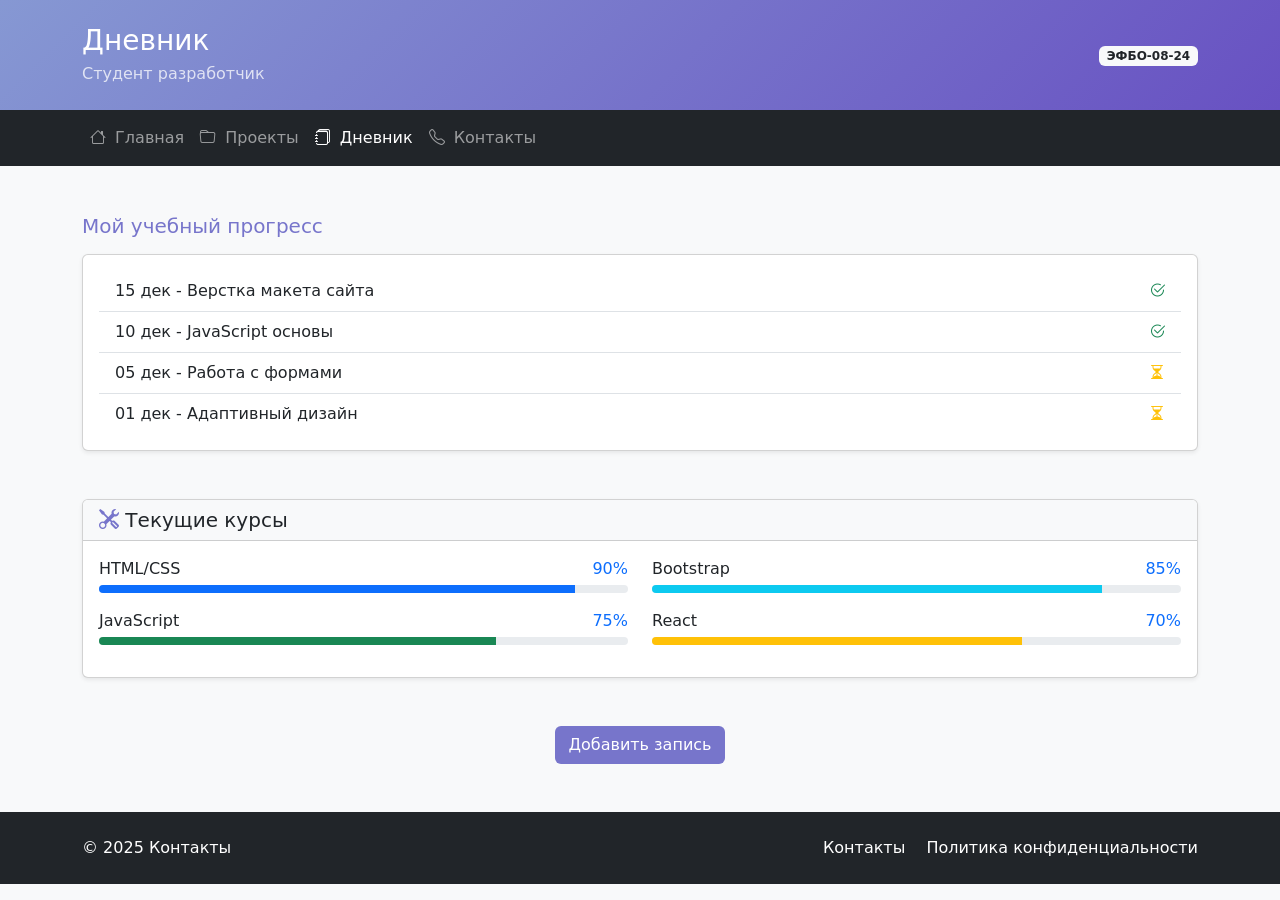
<file: pages/dairy.html>
<!doctype html>
<html lang="ru">
  <head>
    <meta charset="utf-8">
    <meta name="viewport" content="width=device-width, initial-scale=1">
    <link rel="stylesheet" href="https://cdn.jsdelivr.net/npm/bootstrap-icons@1.11.1/font/bootstrap-icons.css">
    <link href="https://cdn.jsdelivr.net/npm/bootstrap@5.3.8/dist/css/bootstrap.min.css" rel="stylesheet">
    <script src="https://cdn.jsdelivr.net/npm/bootstrap@5.3.8/dist/js/bootstrap.bundle.min.js"></script>
    <title>Дневник</title>
  </head>
  <body class="bg-light">
    <div class="container-fluid p-0">
      <div class="container-fluid p-0">
      <header class="text-white py-4" style="background: linear-gradient(135deg, #8698d3, #6851c2);">
        <div class="container">
          <div class="row align-items-center">
            <div class="col">
              <h1 class="h3 mb-1">Дневник</h1>
              <p class ="mb-0 opacity-75">Студент разработчик</p>
            </div>
            <div class="col-auto">
              <span class="badge bg-light text-dark">ЭФБО-08-24</span>
            </div>
          </div>
        </div>
      </header>

      <!-- Navbar Content -->
      <nav class="navbar navbar-expand-lg navbar-dark bg-dark">
        <div class="container">
          <button class="navbar-toggler" type="button" data-bs-toggle="collapse" data-bs-target="#navbarNav">
            <span class="navbar-toggler-icon"></span>
          </button>
          <div class="collapse navbar-collapse" id="navbarNav">
            <ul class="navbar-nav">
              <li class="nav-item">
                <a class="nav-link" href="../index.html">
                  <i class="bi bi-house me-1"></i>
                  Главная
                </a>
              </li>
              <li class="nav-item">
                <a class="nav-link" href="projects.html">
                  <i class="bi bi-folder me-1"></i>
                  Проекты
                </a>
              </li>
              <li class="nav-item">
                <a class="nav-link active" href="dairy.html">
                  <i class="bi bi-journals me-1"></i>
                  Дневник
                </a>
              </li>
              <li class="nav-item">
                <a class="nav-link" href="contacts.html">
                  <i class="bi bi-telephone me-1"></i>
                  Контакты
                </a>
              </li>
            </ul>
          </div>
        </div>
      </nav>

      <!-- Main Content -->
      <main class="container my-5">
        <!-- Учебный прогресс -->
        <section class="mb-5">
          <h3 class="h5 mb-3" style="color: #7775cb">Мой учебный прогресс</h3>
          <div class="card shadow-sm">
            <div class="card-body">
              <ul class="list-group list-group-flush">
                <li class="list-group-item d-flex justify-content-between align-items-center">
                  15 дек - Верстка макета сайта
                  <i class="bi bi-check2-circle text-success"></i>
                </li>
                <li class="list-group-item d-flex justify-content-between align-items-center">
                  10 дек - JavaScript основы
                  <i class="bi bi-check2-circle text-success"></i>
                </li>
                <li class="list-group-item d-flex justify-content-between align-items-center">
                  05 дек - Работа с формами
                  <i class="bi bi-hourglass-split text-warning"></i>
                </li>
                <li class="list-group-item d-flex justify-content-between align-items-center">
                  01 дек - Адаптивный дизайн
                  <i class="bi bi-hourglass-split text-warning"></i>
                </li>
              </ul>
            </div>
          </div>
        </section>

        <!-- Skills Section -->
        <section class="mb-5">
            <div class="card shadow-sm">
                <div class="card-header bg-light">
                    <h3 class="card-title h5 mb-0">
                        <i class="bi bi-tools" style="color: #7775cb"></i>
                        Текущие курсы
                    </h3>
                </div>
                <div class="card-body">
                    <div class="row">
                        <div class="col-md-6">
                            <div class="mb-3">
                                <div class="d-flex justify-content-between mb-1">
                                    <span>HTML/CSS</span>
                                    <span class="text-primary">90%</span>
                                </div>
                                <div class="progress" style="height: 8px;">
                                    <div class="progress-bar bg-primary" style="width: 90%"></div>
                                </div>
                            </div>
                            <div class="mb-3">
                                <div class="d-flex justify-content-between mb-1">
                                    <span>JavaScript</span>
                                    <span class="text-primary">75%</span>
                                </div>
                                <div class="progress" style="height: 8px;">
                                    <div class="progress-bar bg-success" style="width: 75%"></div>
                                </div>
                            </div>
                        </div>
                        <div class="col-md-6">
                            <div class="mb-3">
                                <div class="d-flex justify-content-between mb-1">
                                    <span>Bootstrap</span>
                                    <span class="text-primary">85%</span>
                                </div>
                                <div class="progress" style="height: 8px;">
                                    <div class="progress-bar bg-info" style="width: 85%"></div>
                                </div>
                            </div>
                            <div class="mb-3">
                                <div class="d-flex justify-content-between mb-1">
                                    <span>React</span>
                                    <span class="text-primary">70%</span>
                                </div>
                                <div class="progress" style="height: 8px;">
                                    <div class="progress-bar bg-warning" style="width: 70%"></div>
                                </div>
                            </div>
                        </div>
                    </div>
                </div>
            </div>
        </section>

        <!-- Добавить запись -->
        <section class="text-center">
          <button class="btn text-white" style="background: #7775cb;">Добавить запись</button>
        </section>
      </main>

      <!-- Footer -->
      <footer class="bg-dark text-white py-4 mt-5">
        <div class="container">
          <div class="row align-items-center">
            <div class="col-md-6">
              <p class="mb-0">&copy; 2025 Контакты</p>
            </div>
            <div class="col-md-6 text-md-end">
              <a href="contacts.html" class="text-white text-decoration-none me-3">Контакты</a>
              <a href="#" class="text-white text-decoration-none">Политика конфиденциальности</a>
            </div>
          </div>
        </div>
      </footer>
    </div>
  </body>
</html>
</file>
<file: style/style.css>
body {
    font-family: 'Segoe UI', Tahoma, Geneva, Verdana, sans-serif;
    margin: 0;
    padding: 0;
    background: linear-gradient(135deg, #667eea 0%, #764ba2 100%);
    min-height: 100vh;
}

/* ===== КОНТЕЙНЕР СТРАНИЦЫ ===== */
.page {
    /*max-width: 1200px;*/
    margin: 0 auto;
    background: white;
    min-height: 100vh;
    box-shadow: 0 0 30px rgba(0, 0, 0, 0.1);
}

/* ===== ШАПКА ===== */
.header {
    background: linear-gradient(135deg, #2c3e50 0%, #34495e 100%);
    color: white;
    text-align: left;
    padding: 30px;
    font-size: 28px;
    font-weight: 300;
    letter-spacing: 2px;
}

.header__title {
    margin: 0;
}

/* ===== НАВИГАЦИЯ ===== */
.nav {
    background: #2c3e50;
    padding: 20px 0;
}

.nav__list {
    list-style: none;
    margin: 0;
    padding: 0;
    display: flex;
    justify-content: center;
    gap: 25px;
}

.nav__item {
    margin: 0;
}

.nav__link {
    color: white;
    text-decoration: none;
    padding: 12px 25px;
    border-radius: 25px;
    transition: all 0.3s ease;
    font-weight: 500;
}

.nav__link:hover {
    background: rgba(255, 255, 255, 0.1);
    transform: translateY(-2px);
}

.nav__link--active {
    background: rgba(255, 255, 255, 0.15);
}

/* ===== ОСНОВНОЙ КОНТЕНТ ===== */
.content {
    padding: 40px;
    max-width: 900px;
    margin: 0 auto;
}

/* ===== ГЛАВНАЯ СТРАНИЦА ===== */
.profile {
    text-align: center;
    margin-bottom: 40px;
}

.profile__header {
    margin-bottom: 30px;
}

.profile__title {
    font-size: 32px;
    color: #2c3e50;
    margin-bottom: 10px;
    font-weight: 300;
}

.profile__photo {
    width: 220px;
    height: 280px;
    border-radius: 15px;
    object-fit: cover;
    margin: 20px auto;
    border: 4px solid #667eea;
    box-shadow: 0 8px 25px rgba(102, 126, 234, 0.3);
}

.profile__name {
    font-size: 24px;
    color: #2c3e50;
    margin: 10px 0;
    font-weight: 500;
}

.profile__group {
    font-size: 18px;
    color: #7f8c8d;
    margin: 5px 0;
}

.profile__about {
    background: linear-gradient(135deg, #f8f9fa 0%, #e9ecef 100%);
    padding: 25px;
    border-radius: 15px;
    margin: 30px 0;
    border-left: 5px solid #667eea;
}

.profile__text {
    font-size: 16px;
    line-height: 1.8;
    margin: 0;
}

/* ===== НАВЫКИ ===== */
.skills {
    display: flex;
    justify-content: center;
    flex-wrap: wrap;
    gap: 15px;
    margin: 30px 0;
}

.skills__tag {
    background: linear-gradient(135deg, #4facfe 0%, #00f2fe 100%);
    color: white;
    padding: 12px 25px;
    border-radius: 25px;
    font-weight: 600;
    font-size: 14px;
    box-shadow: 0 4px 15px rgba(79, 172, 254, 0.3);
    transition: all 0.3s ease;
}

.skills__tag:hover {
    transform: translateY(-3px);
    box-shadow: 0 6px 20px rgba(79, 172, 254, 0.4);
}

/* ===== ОПЫТ РАБОТЫ ===== */
.experience {
    margin-top: 50px;
}

.experience__title {
    font-size: 28px;
    color: #2c3e50;
    text-align: center;
    margin-bottom: 30px;
    font-weight: 300;
}

.experience__card {
    background: white;
    padding: 25px;
    margin: 20px 0;
    border-radius: 12px;
    box-shadow: 0 5px 20px rgba(0, 0, 0, 0.08);
    border-left: 4px solid #667eea;
    transition: transform 0.3s ease;
}

.experience__card:hover {
    transform: translateX(5px);
}

.experience__card-title {
    font-size: 20px;
    color: #2c3e50;
    margin: 0 0 10px 0;
    font-weight: 600;
}

.experience__card-desc {
    color: #7f8c8d;
    line-height: 1.6;
    margin: 0;
}

/* ===== ФУТЕР ===== */
.footer {
    background: linear-gradient(135deg, #2c3e50 0%, #34495e 100%);
    color: white;
    text-align: center;
    padding: 30px;
    margin-top: 50px;
}

.footer__text {
    margin: 0;
}

/* ===== НОВОСТИ ===== */
.news {
    display: grid;
    gap: 25px;
}

.news__card {
    background: white;
    padding: 30px;
    border-radius: 15px;
    box-shadow: 0 5px 20px rgba(0,0,0,0.08);
    border-left: 4px solid #667eea;
}

.news__title {
    font-size: 24px;
    color: #2c3e50;
    margin: 0 0 10px 0;
    font-weight: 600;
}

.news__meta {
    color: #95a5a6;
    font-size: 14px;
    margin: 0 0 15px 0;
}

.news__text {
    color: #34495e;
    line-height: 1.7;
    margin: 0 0 15px 0;
}

.news__link {
    color: #667eea;
    text-decoration: none;
    font-weight: 500;
}

.news__link:hover {
    text-decoration: underline;
}

/* ===== ТОВАРЫ ===== */
.products {
    display: grid;
    grid-template-columns: repeat(auto-fit, minmax(280px, 1fr));
    gap: 30px;
    margin-top: 30px;
}

.products__card {
    background: white;
    padding: 25px;
    border-radius: 15px;
    text-align: center;
    box-shadow: 0 5px 20px rgba(0,0,0,0.08);
    transition: transform 0.3s ease;
}

.products__card:hover {
    transform: translateY(-5px);
}

.products__image {
    width: 200px;
    height: 250px;
    border-radius: 10px;
    object-fit: cover;
    margin-bottom: 20px;
    border: 3px solid #f8f9fa;
}

.products__name {
    font-size: 18px;
    color: #2c3e50;
    margin: 10px 0;
    font-weight: 600;
}

.products__description {
    color: #7f8c8d;
    line-height: 1.6;
    margin: 10px 0;
}

.products__price {
    font-size: 20px;
    color: #e74c3c;
    font-weight: 700;
    margin: 5px 0 15px 0;
}

.products__button {
    background: linear-gradient(135deg, #667eea 0%, #764ba2 100%);
    color: white;
    border: none;
    padding: 12px 25px;
    border-radius: 25px;
    font-weight: 600;
    cursor: pointer;
    transition: all 0.3s ease;
}

.products__button:hover {
    transform: translateY(-2px);
    box-shadow: 0 5px 15px rgba(102, 126, 234, 0.4);
}

/* ===== КОНТАКТЫ ===== */
.contacts {
    text-align: center;
}

.contacts__info {
    background: linear-gradient(135deg, #f8f9fa 0%, #e9ecef 100%);
    padding: 25px;
    margin: 20px 0;
    border-radius: 15px;
    font-size: 18px;
    color: #2c3e50;
}

.contacts__grid {
    display: grid;
    grid-template-columns: repeat(auto-fit, minmax(200px, 1fr));
    gap: 20px;
    margin: 30px 0;
}

.contacts__item {
    background: white;
    padding: 20px;
    border-radius: 10px;
    box-shadow: 0 3px 15px rgba(0,0,0,0.08);
}

.contacts__button {
    background: linear-gradient(135deg, #667eea 0%, #764ba2 100%);
    color: white;
    border: none;
    padding: 15px 40px;
    font-size: 16px;
    border-radius: 30px;
    cursor: pointer;
    margin-top: 20px;
    font-weight: 600;
    transition: all 0.3s ease;
}

.contacts__button:hover {
    transform: translateY(-2px);
    box-shadow: 0 8px 25px rgba(102, 126, 234, 0.4);
}

/* ===== МОДАЛЬНОЕ ОКНО ===== */
.modal {
    border: none;
    border-radius: 15px;
    padding: 0;
    max-width: 500px;
    width: 90%;
}

.modal::backdrop {
    background: rgba(0, 0, 0, 0.5);
}

.modal__header {
    background: linear-gradient(135deg, #2c3e50 0%, #34495e 100%);
    color: white;
    padding: 20px;
    border-radius: 15px 15px 0 0;
}

.modal__header h2 {
    margin: 0;
    font-weight: 300;
}

.modal__content {
    padding: 25px;
}

.form__group {
    margin-bottom: 20px;
}

.form__label {
    display: block;
    margin-bottom: 8px;
    font-weight: 500;
    color: #2c3e50;
}

.form__required {
    color: #e74c3c;
}

.form__input,
.form__select,
.form__textarea {
    width: 100%;
    padding: 12px;
    border: 2px solid #e9ecef;
    border-radius: 8px;
    font-size: 16px;
    transition: border-color 0.3s ease;
}

.form__input:focus,
.form__select:focus,
.form__textarea:focus {
    outline: none;
    border-color: #667eea;
}

.form__textarea {
    min-height: 120px;
    resize: vertical;
}

.modal__actions {
    display: flex;
    gap: 15px;
    justify-content: flex-end;
    margin-top: 25px;
}

.btn {
    padding: 12px 25px;
    border: none;
    border-radius: 8px;
    font-weight: 600;
    cursor: pointer;
    transition: all 0.3s ease;
}

.btn--primary {
    background: linear-gradient(135deg, #667eea 0%, #764ba2 100%);
    color: white;
}

.btn--primary:hover {
    transform: translateY(-2px);
    box-shadow: 0 5px 15px rgba(102, 126, 234, 0.4);
}

.btn--secondary {
    background: #95a5a6;
    color: white;
}

.btn--secondary:hover {
    background: #7f8c8d;
}
</file>
